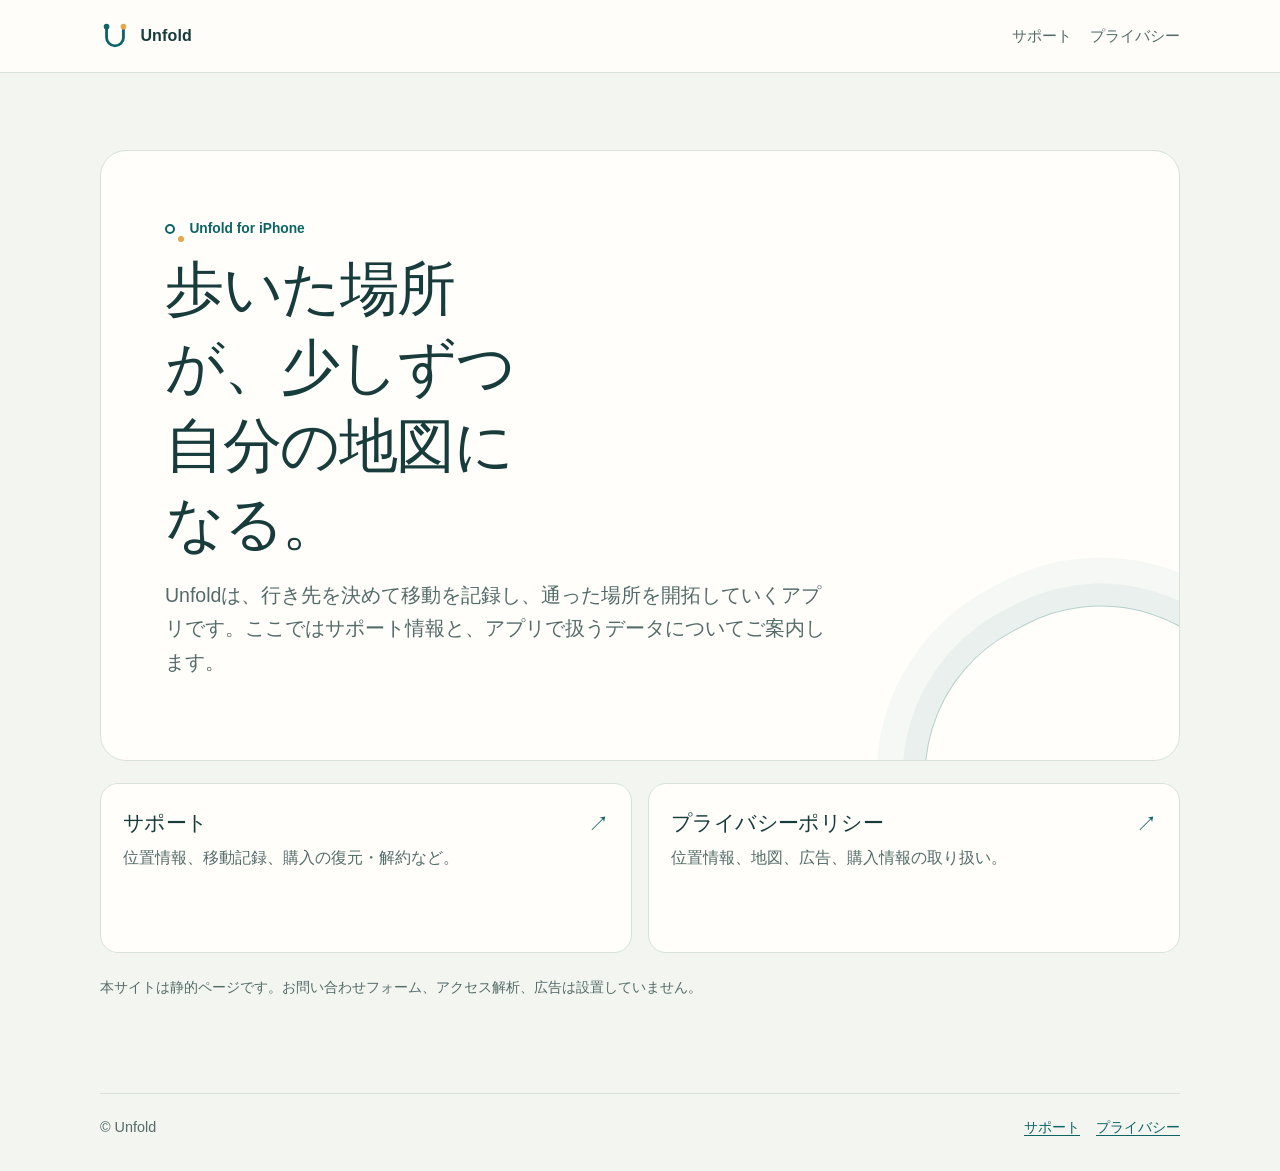
<file: index.html>
<!doctype html>
<html lang="ja">
<head>
  <meta charset="utf-8">
  <meta name="viewport" content="width=device-width, initial-scale=1">
  <meta name="theme-color" content="#f3f5f0">
  <meta name="description" content="Unfold iOSアプリのサポートとプライバシーポリシー。">
  <title>Unfold — サポート</title>
  <link rel="stylesheet" href="assets/site.css">
  <script defer src="config.js"></script>
  <script defer src="assets/site.js"></script>
</head>
<body>
  <a class="skip-link" href="#main">本文へ移動</a>
  <header class="topbar"><div class="topbar-inner">
    <a class="brand" href="./" aria-label="Unfold ホーム">
      <svg class="brand-mark" viewBox="0 0 32 32" fill="none" aria-hidden="true"><path d="M7 6v11.5a9 9 0 0 0 18 0V6" stroke="currentColor" stroke-width="3" stroke-linecap="round"/><circle cx="7" cy="6" r="3" fill="currentColor"/><circle cx="25" cy="6" r="3" fill="#E5A64C"/></svg>
      Unfold
    </a>
    <nav aria-label="メインナビゲーション"><a href="support/">サポート</a><a href="privacy/">プライバシー</a></nav>
  </div></header>
  <main id="main">
    <section class="hero"><div class="hero-content">
      <span class="hero-mark"><span class="route-dot" aria-hidden="true"></span>Unfold for iPhone</span>
      <h1>歩いた場所が、少しずつ自分の地図になる。</h1>
      <p class="lede">Unfoldは、行き先を決めて移動を記録し、通った場所を開拓していくアプリです。ここではサポート情報と、アプリで扱うデータについてご案内します。</p>
    </div></section>
    <section class="cards" aria-label="ご案内">
      <a class="card" href="support/"><span class="arrow" aria-hidden="true">↗</span><h2>サポート</h2><p>位置情報、移動記録、購入の復元・解約など。</p></a>
      <a class="card" href="privacy/"><span class="arrow" aria-hidden="true">↗</span><h2>プライバシーポリシー</h2><p>位置情報、地図、広告、購入情報の取り扱い。</p></a>
    </section>
    <p class="meta" style="margin-top:1.4rem">本サイトは静的ページです。お問い合わせフォーム、アクセス解析、広告は設置していません。</p>
  </main>
  <footer><div class="footer-inner"><span>© Unfold</span><span class="footer-links"><a href="support/">サポート</a><a href="privacy/">プライバシー</a></span></div></footer>
</body>
</html>
</file>
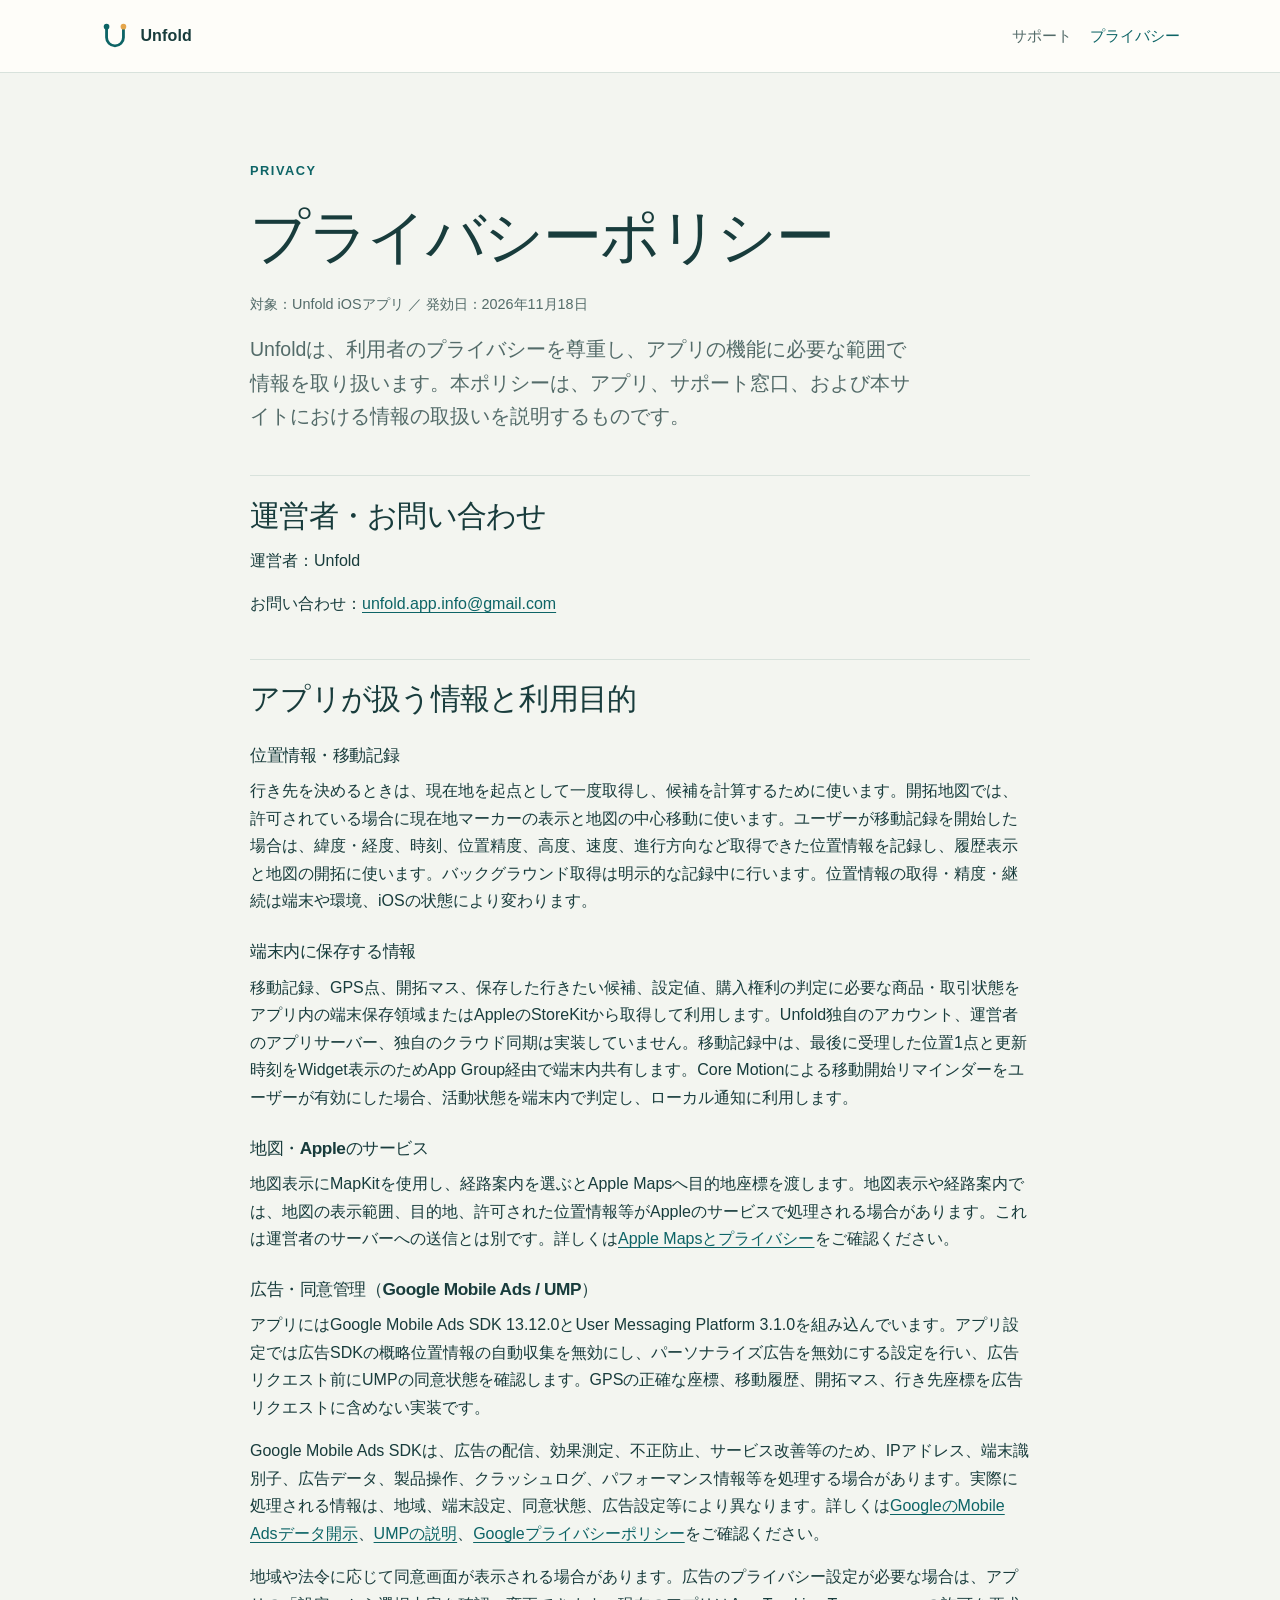
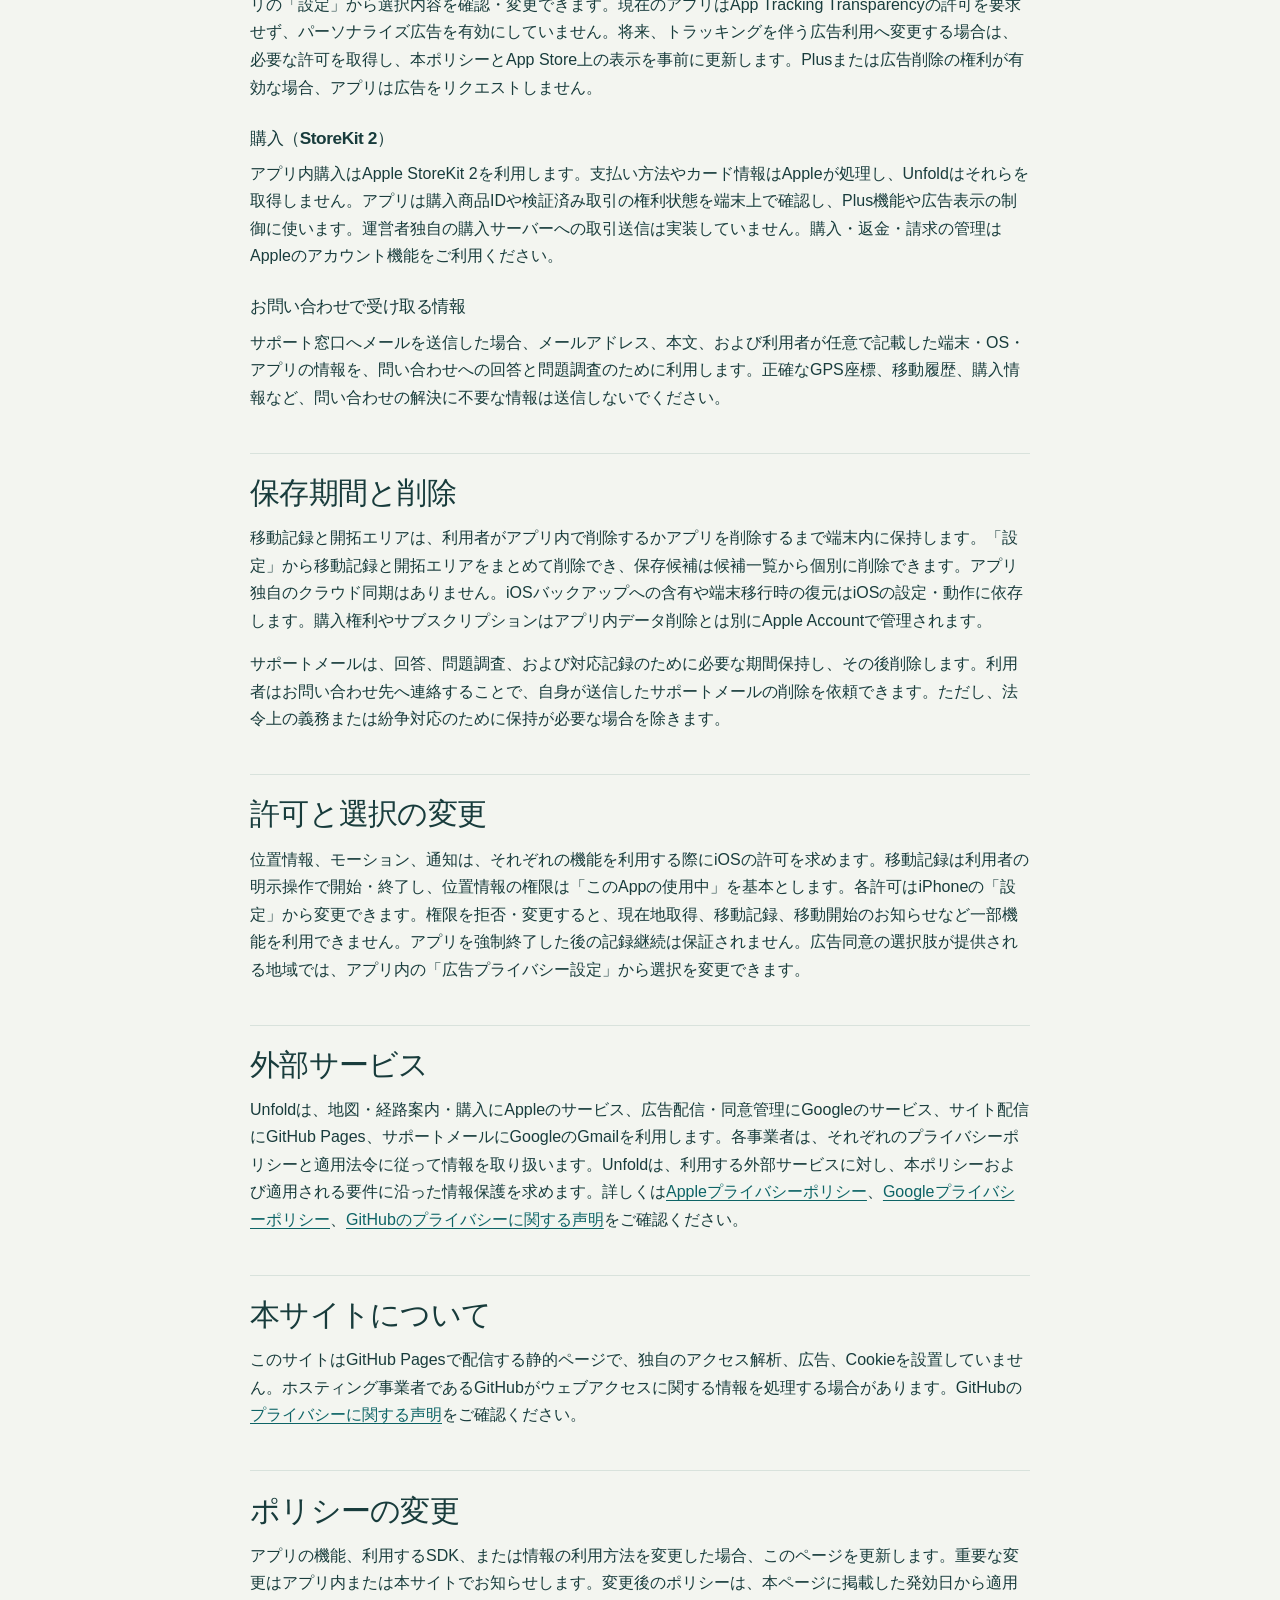
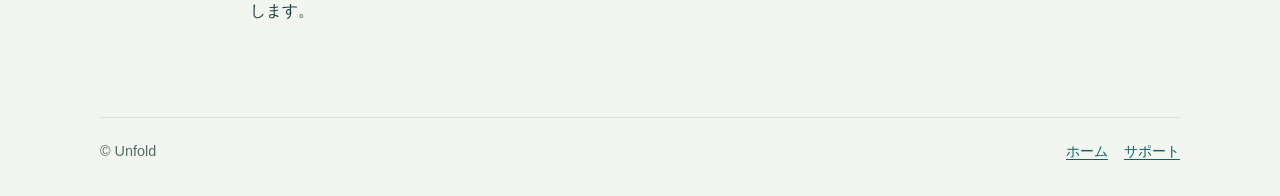
<file: privacy/index.html>
<!doctype html>
<html lang="ja">
<head>
  <meta charset="utf-8"><meta name="viewport" content="width=device-width, initial-scale=1">
  <meta name="description" content="Unfold iOSアプリのプライバシーポリシー。">
  <title>プライバシーポリシー — Unfold</title><link rel="stylesheet" href="../assets/site.css">
  <script defer src="../config.js"></script><script defer src="../assets/site.js"></script>
</head>
<body>
  <a class="skip-link" href="#main">本文へ移動</a>
  <header class="topbar"><div class="topbar-inner"><a class="brand" href="../"><svg class="brand-mark" viewBox="0 0 32 32" fill="none" aria-hidden="true"><path d="M7 6v11.5a9 9 0 0 0 18 0V6" stroke="currentColor" stroke-width="3" stroke-linecap="round"/><circle cx="7" cy="6" r="3" fill="currentColor"/><circle cx="25" cy="6" r="3" fill="#E5A64C"/></svg>Unfold</a><nav aria-label="メインナビゲーション"><a href="../support/">サポート</a><a href="./" aria-current="page">プライバシー</a></nav></div></header>
  <main id="main" class="content">
    <p class="eyebrow">Privacy</p><h1>プライバシーポリシー</h1>
    <p class="meta">対象：Unfold iOSアプリ ／ 発効日：<span data-effective-date>2026年11月18日</span></p>
    <p class="lede">Unfoldは、利用者のプライバシーを尊重し、アプリの機能に必要な範囲で情報を取り扱います。本ポリシーは、アプリ、サポート窓口、および本サイトにおける情報の取扱いを説明するものです。</p>
    <h2>運営者・お問い合わせ</h2><p>運営者：<span data-operator>Unfold</span></p><p>お問い合わせ：<span data-support-email><a href="mailto:unfold.app.info@gmail.com">unfold.app.info@gmail.com</a></span></p>
    <h2>アプリが扱う情報と利用目的</h2>
    <h3>位置情報・移動記録</h3><p>行き先を決めるときは、現在地を起点として一度取得し、候補を計算するために使います。開拓地図では、許可されている場合に現在地マーカーの表示と地図の中心移動に使います。ユーザーが移動記録を開始した場合は、緯度・経度、時刻、位置精度、高度、速度、進行方向など取得できた位置情報を記録し、履歴表示と地図の開拓に使います。バックグラウンド取得は明示的な記録中に行います。位置情報の取得・精度・継続は端末や環境、iOSの状態により変わります。</p>
    <h3>端末内に保存する情報</h3><p>移動記録、GPS点、開拓マス、保存した行きたい候補、設定値、購入権利の判定に必要な商品・取引状態をアプリ内の端末保存領域またはAppleのStoreKitから取得して利用します。Unfold独自のアカウント、運営者のアプリサーバー、独自のクラウド同期は実装していません。移動記録中は、最後に受理した位置1点と更新時刻をWidget表示のためApp Group経由で端末内共有します。Core Motionによる移動開始リマインダーをユーザーが有効にした場合、活動状態を端末内で判定し、ローカル通知に利用します。</p>
    <h3>地図・Appleのサービス</h3><p>地図表示にMapKitを使用し、経路案内を選ぶとApple Mapsへ目的地座標を渡します。地図表示や経路案内では、地図の表示範囲、目的地、許可された位置情報等がAppleのサービスで処理される場合があります。これは運営者のサーバーへの送信とは別です。詳しくは<a href="https://www.apple.com/legal/privacy/data/en/apple-maps/">Apple Mapsとプライバシー</a>をご確認ください。</p>
    <h3>広告・同意管理（Google Mobile Ads / UMP）</h3><p>アプリにはGoogle Mobile Ads SDK 13.12.0とUser Messaging Platform 3.1.0を組み込んでいます。アプリ設定では広告SDKの概略位置情報の自動収集を無効にし、パーソナライズ広告を無効にする設定を行い、広告リクエスト前にUMPの同意状態を確認します。GPSの正確な座標、移動履歴、開拓マス、行き先座標を広告リクエストに含めない実装です。</p>
    <p>Google Mobile Ads SDKは、広告の配信、効果測定、不正防止、サービス改善等のため、IPアドレス、端末識別子、広告データ、製品操作、クラッシュログ、パフォーマンス情報等を処理する場合があります。実際に処理される情報は、地域、端末設定、同意状態、広告設定等により異なります。詳しくは<a href="https://developers.google.com/admob/ios/privacy/data-disclosure">GoogleのMobile Adsデータ開示</a>、<a href="https://developers.google.com/admob/ios/privacy">UMPの説明</a>、<a href="https://policies.google.com/privacy">Googleプライバシーポリシー</a>をご確認ください。</p>
    <p>地域や法令に応じて同意画面が表示される場合があります。広告のプライバシー設定が必要な場合は、アプリの「設定」から選択内容を確認・変更できます。現在のアプリはApp Tracking Transparencyの許可を要求せず、パーソナライズ広告を有効にしていません。将来、トラッキングを伴う広告利用へ変更する場合は、必要な許可を取得し、本ポリシーとApp Store上の表示を事前に更新します。Plusまたは広告削除の権利が有効な場合、アプリは広告をリクエストしません。</p>
    <h3>購入（StoreKit 2）</h3><p>アプリ内購入はApple StoreKit 2を利用します。支払い方法やカード情報はAppleが処理し、Unfoldはそれらを取得しません。アプリは購入商品IDや検証済み取引の権利状態を端末上で確認し、Plus機能や広告表示の制御に使います。運営者独自の購入サーバーへの取引送信は実装していません。購入・返金・請求の管理はAppleのアカウント機能をご利用ください。</p>
    <h3>お問い合わせで受け取る情報</h3><p>サポート窓口へメールを送信した場合、メールアドレス、本文、および利用者が任意で記載した端末・OS・アプリの情報を、問い合わせへの回答と問題調査のために利用します。正確なGPS座標、移動履歴、購入情報など、問い合わせの解決に不要な情報は送信しないでください。</p>
    <h2>保存期間と削除</h2><p>移動記録と開拓エリアは、利用者がアプリ内で削除するかアプリを削除するまで端末内に保持します。「設定」から移動記録と開拓エリアをまとめて削除でき、保存候補は候補一覧から個別に削除できます。アプリ独自のクラウド同期はありません。iOSバックアップへの含有や端末移行時の復元はiOSの設定・動作に依存します。購入権利やサブスクリプションはアプリ内データ削除とは別にApple Accountで管理されます。</p>
    <p>サポートメールは、回答、問題調査、および対応記録のために必要な期間保持し、その後削除します。利用者はお問い合わせ先へ連絡することで、自身が送信したサポートメールの削除を依頼できます。ただし、法令上の義務または紛争対応のために保持が必要な場合を除きます。</p>
    <h2>許可と選択の変更</h2><p>位置情報、モーション、通知は、それぞれの機能を利用する際にiOSの許可を求めます。移動記録は利用者の明示操作で開始・終了し、位置情報の権限は「このAppの使用中」を基本とします。各許可はiPhoneの「設定」から変更できます。権限を拒否・変更すると、現在地取得、移動記録、移動開始のお知らせなど一部機能を利用できません。アプリを強制終了した後の記録継続は保証されません。広告同意の選択肢が提供される地域では、アプリ内の「広告プライバシー設定」から選択を変更できます。</p>
    <h2>外部サービス</h2><p>Unfoldは、地図・経路案内・購入にAppleのサービス、広告配信・同意管理にGoogleのサービス、サイト配信にGitHub Pages、サポートメールにGoogleのGmailを利用します。各事業者は、それぞれのプライバシーポリシーと適用法令に従って情報を取り扱います。Unfoldは、利用する外部サービスに対し、本ポリシーおよび適用される要件に沿った情報保護を求めます。詳しくは<a href="https://www.apple.com/legal/privacy/">Appleプライバシーポリシー</a>、<a href="https://policies.google.com/privacy">Googleプライバシーポリシー</a>、<a href="https://docs.github.com/ja/site-policy/privacy-policies/github-privacy-statement">GitHubのプライバシーに関する声明</a>をご確認ください。</p>
    <h2>本サイトについて</h2><p>このサイトはGitHub Pagesで配信する静的ページで、独自のアクセス解析、広告、Cookieを設置していません。ホスティング事業者であるGitHubがウェブアクセスに関する情報を処理する場合があります。GitHubの<a href="https://docs.github.com/ja/site-policy/privacy-policies/github-privacy-statement">プライバシーに関する声明</a>をご確認ください。</p>
    <h2>ポリシーの変更</h2><p>アプリの機能、利用するSDK、または情報の利用方法を変更した場合、このページを更新します。重要な変更はアプリ内または本サイトでお知らせします。変更後のポリシーは、本ページに掲載した発効日から適用します。</p>
  </main>
  <footer><div class="footer-inner"><span>© Unfold</span><span class="footer-links"><a href="../">ホーム</a><a href="../support/">サポート</a></span></div></footer>
</body>
</html>
</file>
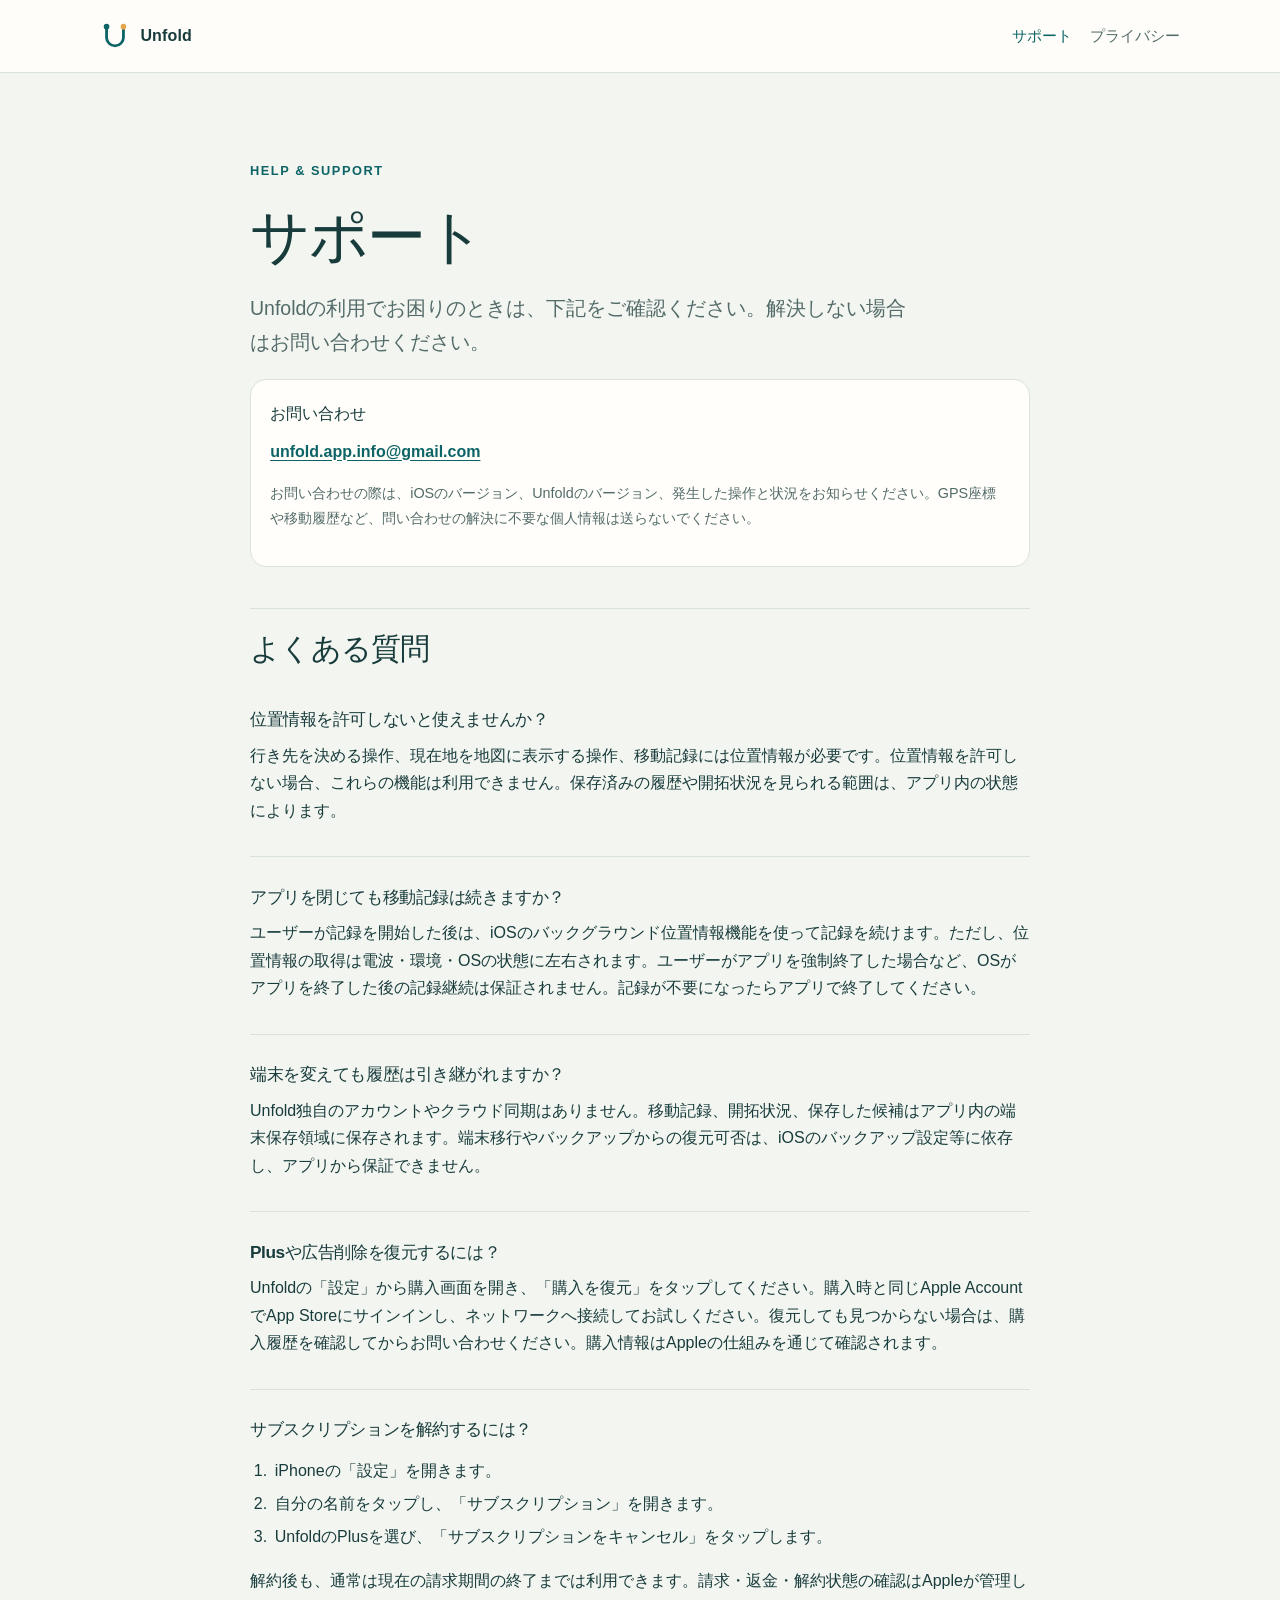
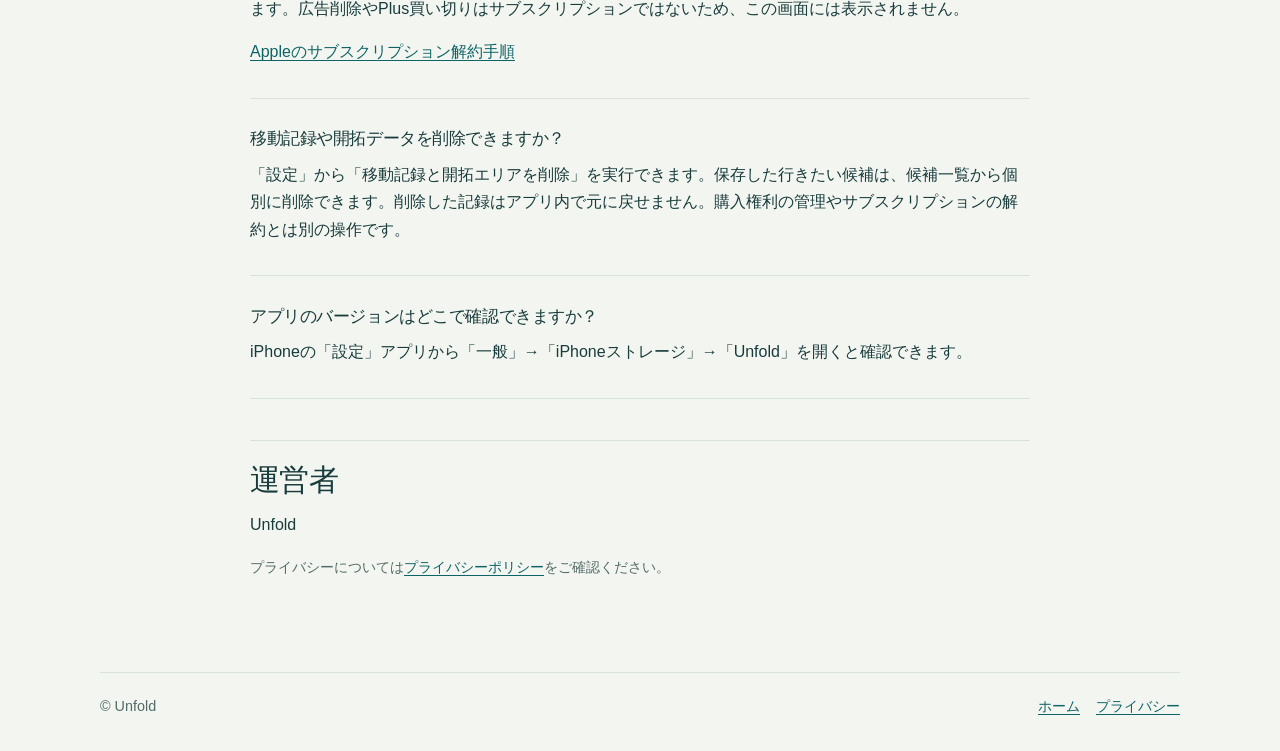
<file: support/index.html>
<!doctype html>
<html lang="ja">
<head>
  <meta charset="utf-8"><meta name="viewport" content="width=device-width, initial-scale=1">
  <meta name="description" content="Unfold iOSアプリの使い方とお問い合わせ先。">
  <title>サポート — Unfold</title><link rel="stylesheet" href="../assets/site.css">
  <script defer src="../config.js"></script><script defer src="../assets/site.js"></script>
</head>
<body>
  <a class="skip-link" href="#main">本文へ移動</a>
  <header class="topbar"><div class="topbar-inner"><a class="brand" href="../"><svg class="brand-mark" viewBox="0 0 32 32" fill="none" aria-hidden="true"><path d="M7 6v11.5a9 9 0 0 0 18 0V6" stroke="currentColor" stroke-width="3" stroke-linecap="round"/><circle cx="7" cy="6" r="3" fill="currentColor"/><circle cx="25" cy="6" r="3" fill="#E5A64C"/></svg>Unfold</a><nav aria-label="メインナビゲーション"><a href="./" aria-current="page">サポート</a><a href="../privacy/">プライバシー</a></nav></div></header>
  <main id="main" class="content">
    <p class="eyebrow">Help &amp; Support</p><h1>サポート</h1>
    <p class="lede">Unfoldの利用でお困りのときは、下記をご確認ください。解決しない場合はお問い合わせください。</p>
    <div class="contact-box"><strong>お問い合わせ</strong><p data-support-email><a href="mailto:unfold.app.info@gmail.com">unfold.app.info@gmail.com</a></p><p class="meta">お問い合わせの際は、iOSのバージョン、Unfoldのバージョン、発生した操作と状況をお知らせください。GPS座標や移動履歴など、問い合わせの解決に不要な個人情報は送らないでください。</p></div>
    <h2>よくある質問</h2>
    <section class="faq"><h3>位置情報を許可しないと使えませんか？</h3><p>行き先を決める操作、現在地を地図に表示する操作、移動記録には位置情報が必要です。位置情報を許可しない場合、これらの機能は利用できません。保存済みの履歴や開拓状況を見られる範囲は、アプリ内の状態によります。</p></section>
    <section class="faq"><h3>アプリを閉じても移動記録は続きますか？</h3><p>ユーザーが記録を開始した後は、iOSのバックグラウンド位置情報機能を使って記録を続けます。ただし、位置情報の取得は電波・環境・OSの状態に左右されます。ユーザーがアプリを強制終了した場合など、OSがアプリを終了した後の記録継続は保証されません。記録が不要になったらアプリで終了してください。</p></section>
    <section class="faq"><h3>端末を変えても履歴は引き継がれますか？</h3><p>Unfold独自のアカウントやクラウド同期はありません。移動記録、開拓状況、保存した候補はアプリ内の端末保存領域に保存されます。端末移行やバックアップからの復元可否は、iOSのバックアップ設定等に依存し、アプリから保証できません。</p></section>
    <section class="faq"><h3>Plusや広告削除を復元するには？</h3><p>Unfoldの「設定」から購入画面を開き、「購入を復元」をタップしてください。購入時と同じApple AccountでApp Storeにサインインし、ネットワークへ接続してお試しください。復元しても見つからない場合は、購入履歴を確認してからお問い合わせください。購入情報はAppleの仕組みを通じて確認されます。</p></section>
    <section class="faq"><h3>サブスクリプションを解約するには？</h3><ol><li>iPhoneの「設定」を開きます。</li><li>自分の名前をタップし、「サブスクリプション」を開きます。</li><li>UnfoldのPlusを選び、「サブスクリプションをキャンセル」をタップします。</li></ol><p>解約後も、通常は現在の請求期間の終了までは利用できます。請求・返金・解約状態の確認はAppleが管理します。広告削除やPlus買い切りはサブスクリプションではないため、この画面には表示されません。</p><p><a href="https://support.apple.com/ja-jp/118428">Appleのサブスクリプション解約手順</a></p></section>
    <section class="faq"><h3>移動記録や開拓データを削除できますか？</h3><p>「設定」から「移動記録と開拓エリアを削除」を実行できます。保存した行きたい候補は、候補一覧から個別に削除できます。削除した記録はアプリ内で元に戻せません。購入権利の管理やサブスクリプションの解約とは別の操作です。</p></section>
    <section class="faq"><h3>アプリのバージョンはどこで確認できますか？</h3><p>iPhoneの「設定」アプリから「一般」→「iPhoneストレージ」→「Unfold」を開くと確認できます。</p></section>
    <h2>運営者</h2><p data-operator>Unfold</p>
    <p class="meta">プライバシーについては<a href="../privacy/">プライバシーポリシー</a>をご確認ください。</p>
  </main>
  <footer><div class="footer-inner"><span>© Unfold</span><span class="footer-links"><a href="../">ホーム</a><a href="../privacy/">プライバシー</a></span></div></footer>
</body>
</html>
</file>
<file: assets/site.css>
:root {
  color-scheme: light dark;
  --ink: #183c3c;
  --muted: #536b69;
  --paper: #f3f5f0;
  --surface: #fffefa;
  --line: #d8e2dc;
  --teal: #0d6466;
  --teal-dark: #084b4d;
  --accent: #e5a64c;
  --notice: #fff2d9;
  --notice-ink: #624510;
  font-family: -apple-system, BlinkMacSystemFont, "Hiragino Sans", "Yu Gothic UI", Meiryo, sans-serif;
  font-synthesis: none;
  text-rendering: optimizeLegibility;
}

@media (prefers-color-scheme: dark) {
  :root {
    --ink: #e6f0eb; --muted: #b2c2bb; --paper: #101d1c; --surface: #182725;
    --line: #314440; --teal: #82c6bd; --teal-dark: #9bd7ce; --notice: #45371e; --notice-ink: #ffe2a5;
  }
}

* { box-sizing: border-box; }
html { scroll-behavior: smooth; }
body { margin: 0; background: var(--paper); color: var(--ink); line-height: 1.72; font-size: 16px; }
a { color: var(--teal); text-underline-offset: .18em; }
a:hover { color: var(--teal-dark); }
a:focus-visible, button:focus-visible { outline: 3px solid var(--accent); outline-offset: 3px; }
.skip-link { position: absolute; left: -9999px; top: 1rem; background: var(--surface); padding: .6rem 1rem; z-index: 10; }
.skip-link:focus { left: 1rem; }
.topbar { border-bottom: 1px solid var(--line); background: color-mix(in srgb, var(--surface) 92%, transparent); }
.topbar-inner, main, footer { width: min(100% - 2rem, 1080px); margin-inline: auto; }
.topbar-inner { display: flex; align-items: center; justify-content: space-between; gap: 1rem; min-height: 72px; }
.brand { display: inline-flex; align-items: center; gap: .65rem; color: var(--ink); font-weight: 750; text-decoration: none; letter-spacing: .01em; }
.brand-mark { width: 30px; height: 30px; color: var(--teal); }
nav { display: flex; gap: 1.1rem; flex-wrap: wrap; }
nav a { color: var(--muted); font-size: .94rem; font-weight: 650; text-decoration: none; }
nav a[aria-current="page"] { color: var(--teal); }
main { padding-block: clamp(2.2rem, 6vw, 5rem); }
.eyebrow { color: var(--teal); font-weight: 750; font-size: .8rem; letter-spacing: .12em; text-transform: uppercase; }
h1, h2, h3 { line-height: 1.32; letter-spacing: -.025em; }
h1 { font-size: clamp(2rem, 5vw, 3.7rem); margin: .5rem 0 1rem; }
h2 { font-size: clamp(1.35rem, 3vw, 1.85rem); margin: 2.6rem 0 .75rem; }
h3 { font-size: 1.08rem; margin: 1.6rem 0 .5rem; }
p { margin: .65rem 0 1rem; }
.lede { color: var(--muted); max-width: 42rem; font-size: clamp(1.05rem, 2vw, 1.22rem); }
.hero { position: relative; overflow: hidden; border-radius: 26px; padding: clamp(1.5rem, 5vw, 4rem); background: var(--surface); border: 1px solid var(--line); }
.hero:after { content: ""; position: absolute; width: 340px; height: 340px; right: -90px; bottom: -190px; border: 1px solid color-mix(in srgb, var(--teal) 30%, transparent); border-radius: 48%; transform: rotate(-28deg); box-shadow: 0 0 0 22px color-mix(in srgb, var(--teal) 5%, transparent), 0 0 0 48px color-mix(in srgb, var(--teal) 4%, transparent); pointer-events: none; }
.hero-content { position: relative; z-index: 1; max-width: 44rem; }
.hero h1 { max-width: 12ch; }
.hero-mark { display: inline-flex; align-items: center; gap: .55rem; color: var(--teal); font-size: .86rem; font-weight: 750; }
.route-dot { display: inline-block; width: 10px; height: 10px; border: 2px solid var(--teal); border-radius: 50%; box-shadow: 11px 10px 0 -2px var(--accent); margin-right: .35rem; }
.cards { display: grid; grid-template-columns: repeat(2, minmax(0, 1fr)); gap: 1rem; margin-top: 1.4rem; }
.card { display: block; min-height: 170px; padding: 1.35rem; color: var(--ink); background: var(--surface); border: 1px solid var(--line); border-radius: 18px; text-decoration: none; transition: transform .18s ease, border-color .18s ease; }
.card:hover { transform: translateY(-2px); border-color: var(--teal); }
.card h2 { margin: .2rem 0 .5rem; font-size: 1.3rem; }
.card p { color: var(--muted); margin: 0; }
.arrow { float: right; color: var(--teal); font-size: 1.3rem; }
.content { max-width: 780px; }
.content h1 { max-width: 18ch; }
.content h2 { padding-top: 1.2rem; border-top: 1px solid var(--line); }
.content li { padding-left: .2rem; margin: .35rem 0; }
.content ul, .content ol { padding-left: 1.35rem; }
.callout { margin: 1.4rem 0; padding: 1rem 1.15rem; border-left: 4px solid var(--accent); border-radius: 0 12px 12px 0; background: var(--notice); color: var(--notice-ink); }
.callout strong { display: block; margin-bottom: .2rem; }
.contact-box { margin-top: 1.25rem; padding: 1.2rem; border: 1px solid var(--line); background: var(--surface); border-radius: 16px; overflow-wrap: anywhere; }
.contact-box a { font-weight: 700; }
.meta { color: var(--muted); font-size: .9rem; }
.faq { padding: .2rem 0 1rem; border-bottom: 1px solid var(--line); }
.faq h3 { margin-bottom: .3rem; }
footer { border-top: 1px solid var(--line); padding-block: 1.3rem 2rem; color: var(--muted); font-size: .9rem; }
.footer-inner { display: flex; justify-content: space-between; align-items: center; flex-wrap: wrap; gap: .7rem; }
.footer-links { display: flex; gap: 1rem; }
@media (max-width: 600px) {
  .topbar-inner, main, footer { width: min(100% - 1.25rem, 1080px); }
  .topbar-inner { min-height: 64px; align-items: flex-start; flex-direction: column; padding-block: .7rem; gap: .45rem; }
  nav { gap: 1rem; }
  .cards { grid-template-columns: 1fr; }
  .card { min-height: auto; }
  .hero { border-radius: 20px; }
}
@media (prefers-reduced-motion: reduce) { html { scroll-behavior: auto; } *, *::before, *::after { transition-duration: .01ms !important; animation-duration: .01ms !important; } }
</file>
